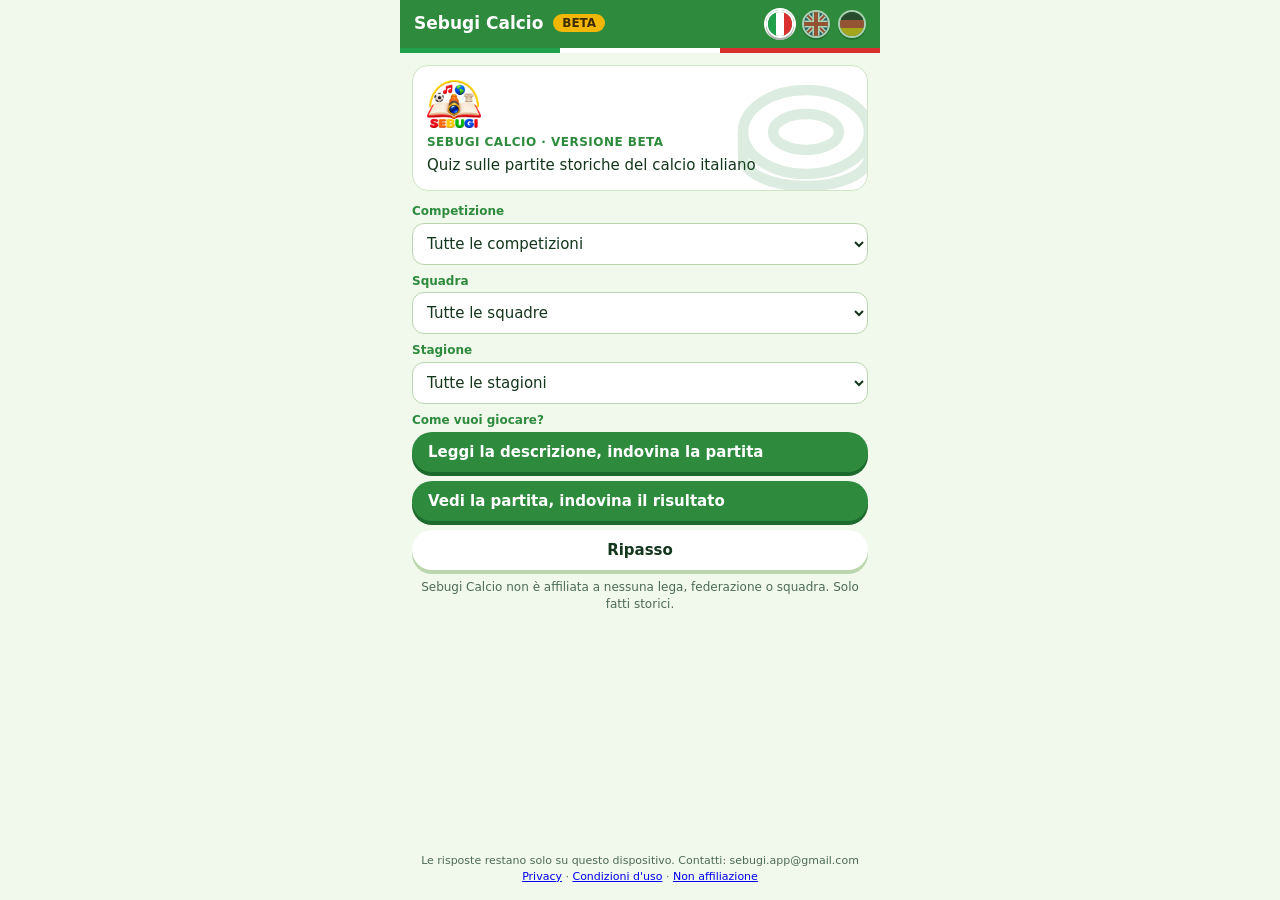
<file: index.html>
<!DOCTYPE html>
<html lang="it"><head><meta charset="utf-8">
<meta name="viewport" content="width=device-width,initial-scale=1">
<title>Sebugi Calcio</title>
<meta name="description" content="Quiz sulle partite storiche del calcio italiano. Solo fatti, nessun dato personale raccolto.">
<meta name="theme-color" content="#2E8B3E">
<link rel="icon" type="image/png" sizes="32x32" href="favicon-32.png">
<link rel="icon" type="image/png" sizes="192x192" href="favicon-192.png">
<link rel="apple-touch-icon" href="favicon-192.png">
<meta property="og:title" content="Sebugi Calcio">
<meta property="og:description" content="Quiz sulle partite storiche del calcio italiano.">
<meta property="og:image" content="https://calcio.sebugi.com/logo.png">
<link rel="stylesheet" href="style.css?v=3">
<script defer src="https://cloud.umami.is/script.js" data-website-id="86c03d25-c58e-427d-a332-2fb69da70300" data-domains="calcio.sebugi.com"></script></head><body><div id="app"></div>
<script src="app.js?v=5"></script>
</body></html>
</file>
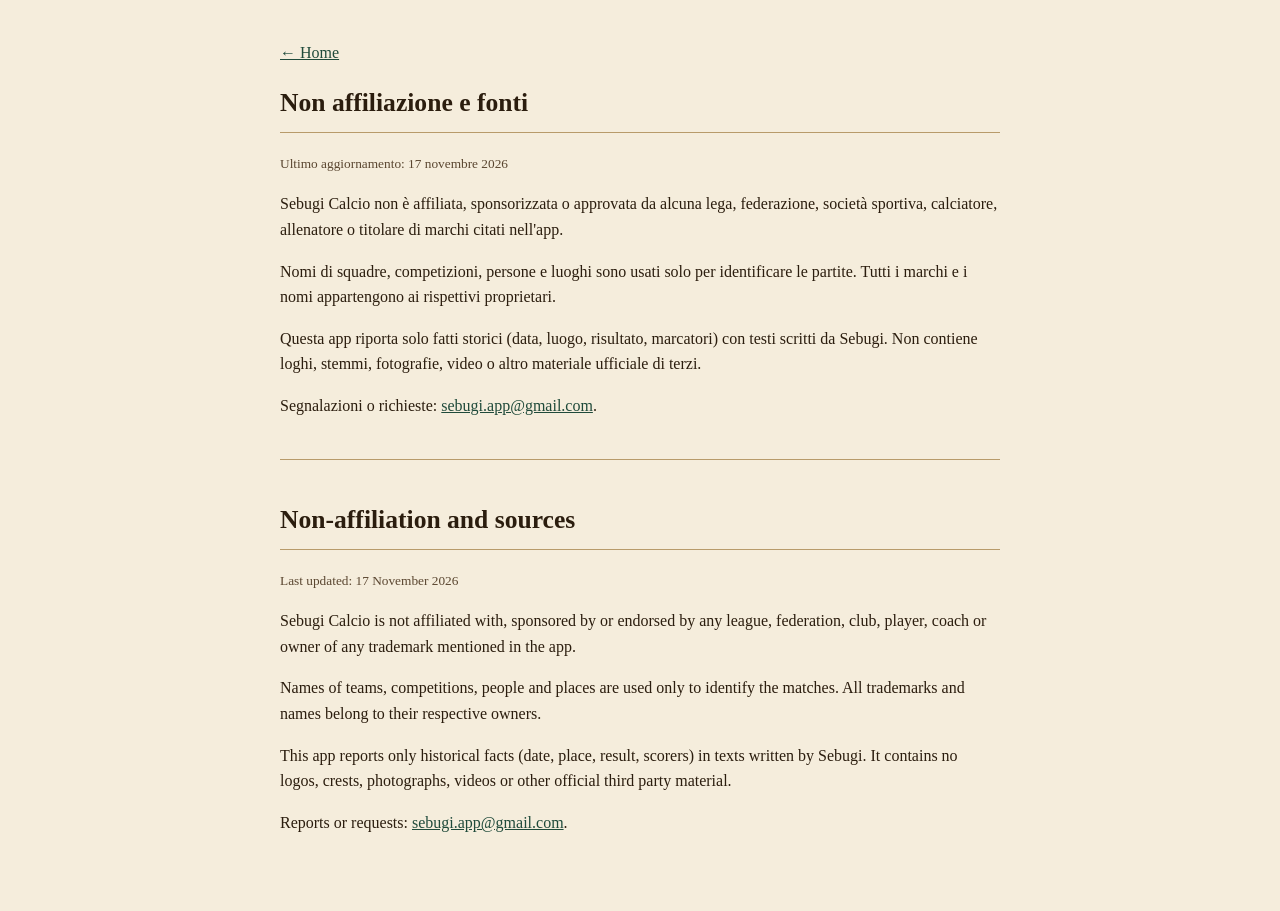
<file: avviso.html>
<!DOCTYPE html>
<html lang="it">
<head>
<meta charset="utf-8">
<meta name="viewport" content="width=device-width, initial-scale=1">
<title>Non affiliazione e fonti / Non-affiliation and sources - Sebugi</title>
    <link rel="icon" type="image/png" sizes="32x32" href="favicon-32.png">
    <link rel="apple-touch-icon" href="favicon-192.png">
<style>
body{font-family:Georgia,serif;background:#f5eddc;color:#2b1d0e;max-width:720px;margin:0 auto;padding:24px 18px 60px;line-height:1.6}
h1{font-size:1.6em;border-bottom:1px solid #b89b6a;padding-bottom:8px}
h2{font-size:1.15em;margin-top:1.6em}
hr{border:0;border-top:1px solid #b89b6a;margin:2.5em 0}
a{color:#1f4a3a}
small{color:#5a4630}
</style>
</head>
<body>
<p><a href="./">&larr; Home</a></p>
<div id="blocco-it">
<h1>Non affiliazione e fonti</h1>
<p><small>Ultimo aggiornamento: 17 novembre 2026</small></p>

<p>Sebugi Calcio non è affiliata, sponsorizzata o approvata da alcuna lega, federazione, società sportiva, calciatore, allenatore o titolare di marchi citati nell'app.</p>
<p>Nomi di squadre, competizioni, persone e luoghi sono usati solo per identificare le partite. Tutti i marchi e i nomi appartengono ai rispettivi proprietari.</p>
<p>Questa app riporta solo fatti storici (data, luogo, risultato, marcatori) con testi scritti da Sebugi. Non contiene loghi, stemmi, fotografie, video o altro materiale ufficiale di terzi.</p>
<p>Segnalazioni o richieste: <a href="mailto:sebugi.app@gmail.com">sebugi.app@gmail.com</a>.</p>

</div>
<hr id="separatore">
<div id="blocco-en">
<h1>Non-affiliation and sources</h1>
<p><small>Last updated: 17 November 2026</small></p>

<p>Sebugi Calcio is not affiliated with, sponsored by or endorsed by any league, federation, club, player, coach or owner of any trademark mentioned in the app.</p>
<p>Names of teams, competitions, people and places are used only to identify the matches. All trademarks and names belong to their respective owners.</p>
<p>This app reports only historical facts (date, place, result, scorers) in texts written by Sebugi. It contains no logos, crests, photographs, videos or other official third party material.</p>
<p>Reports or requests: <a href="mailto:sebugi.app@gmail.com">sebugi.app@gmail.com</a>.</p>

</div>
<script>
(function () {
    var lang = 'it';
    try { lang = localStorage.getItem('cgb-ui') || 'it'; } catch (e) {}
    try { var l = new URLSearchParams(location.search).get('lang'); if (l) lang = l; } catch (e) {}
    if (lang !== 'it') {
        var it = document.getElementById('blocco-it');
        var sep = document.getElementById('separatore');
        if (it) it.style.display = 'none';
        if (sep) sep.style.display = 'none';
        document.documentElement.lang = 'en';
    }
})();
</script>
</body>
</html>
</file>
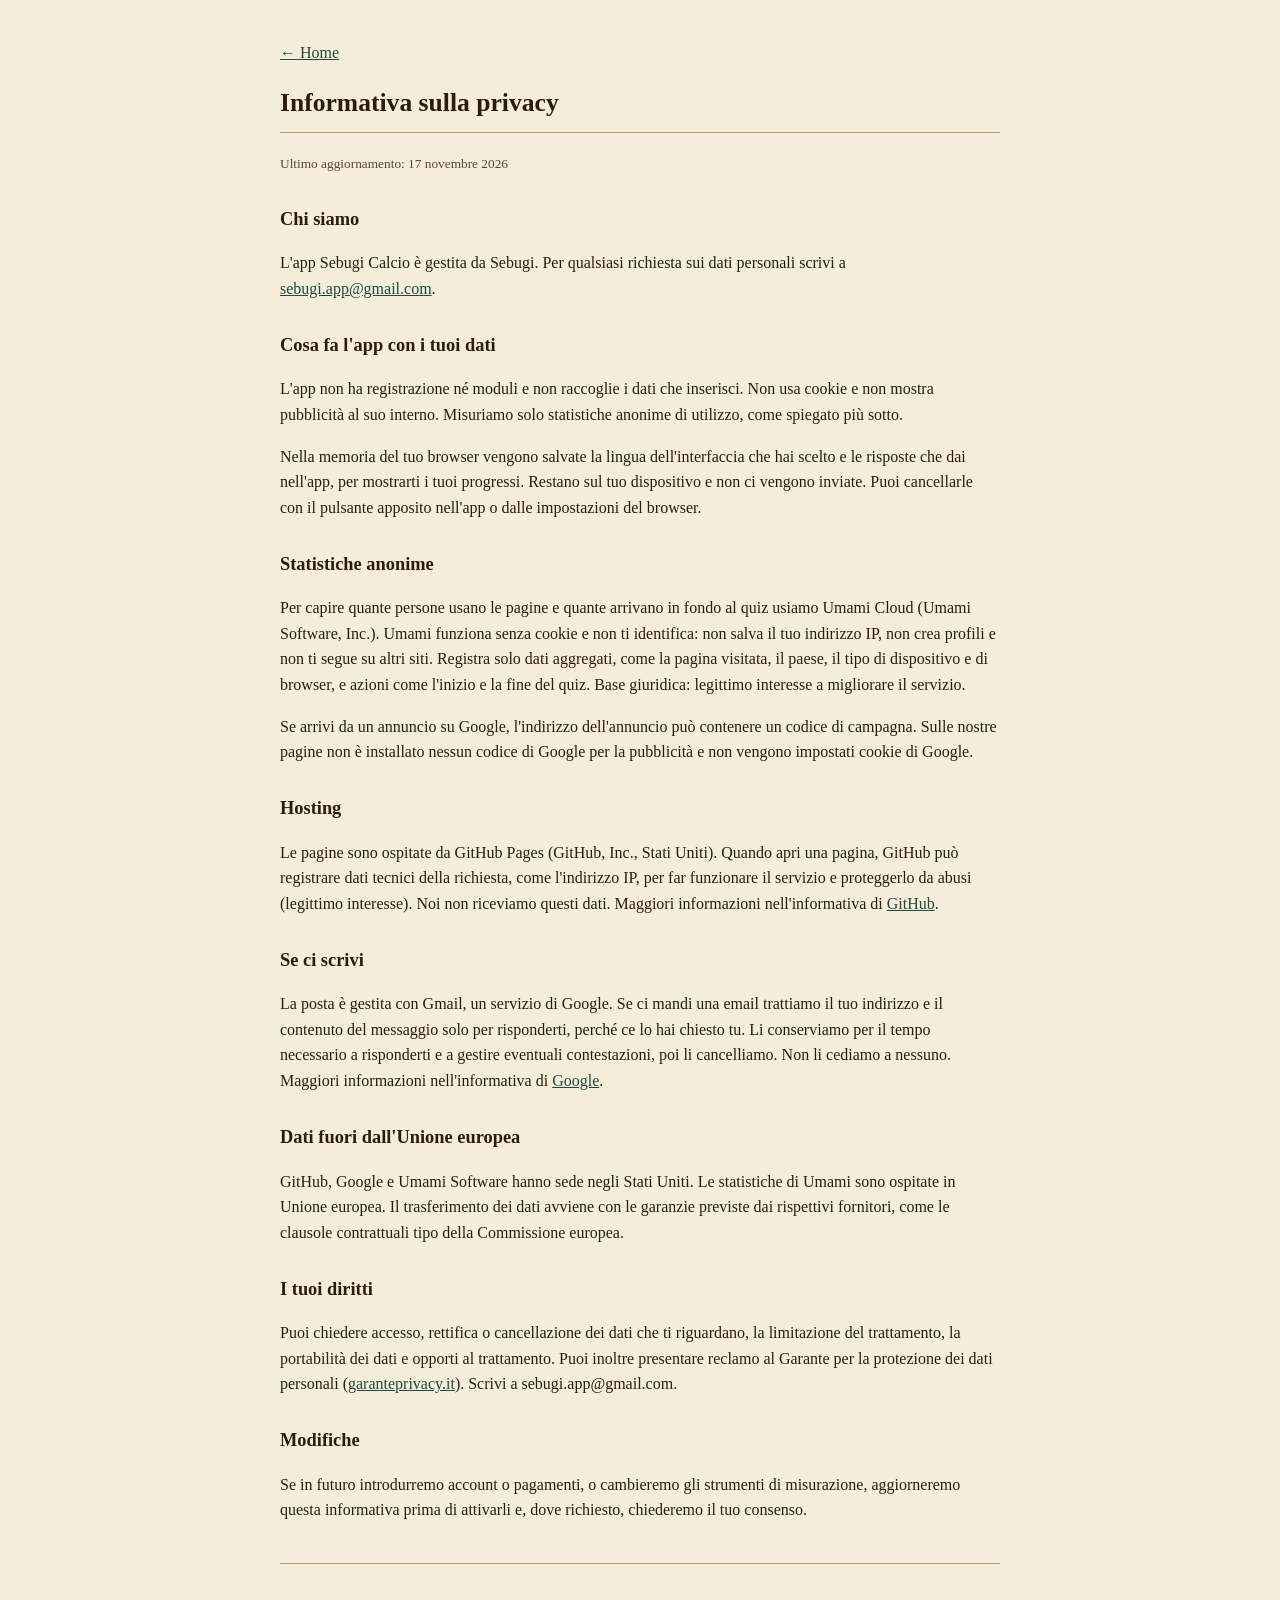
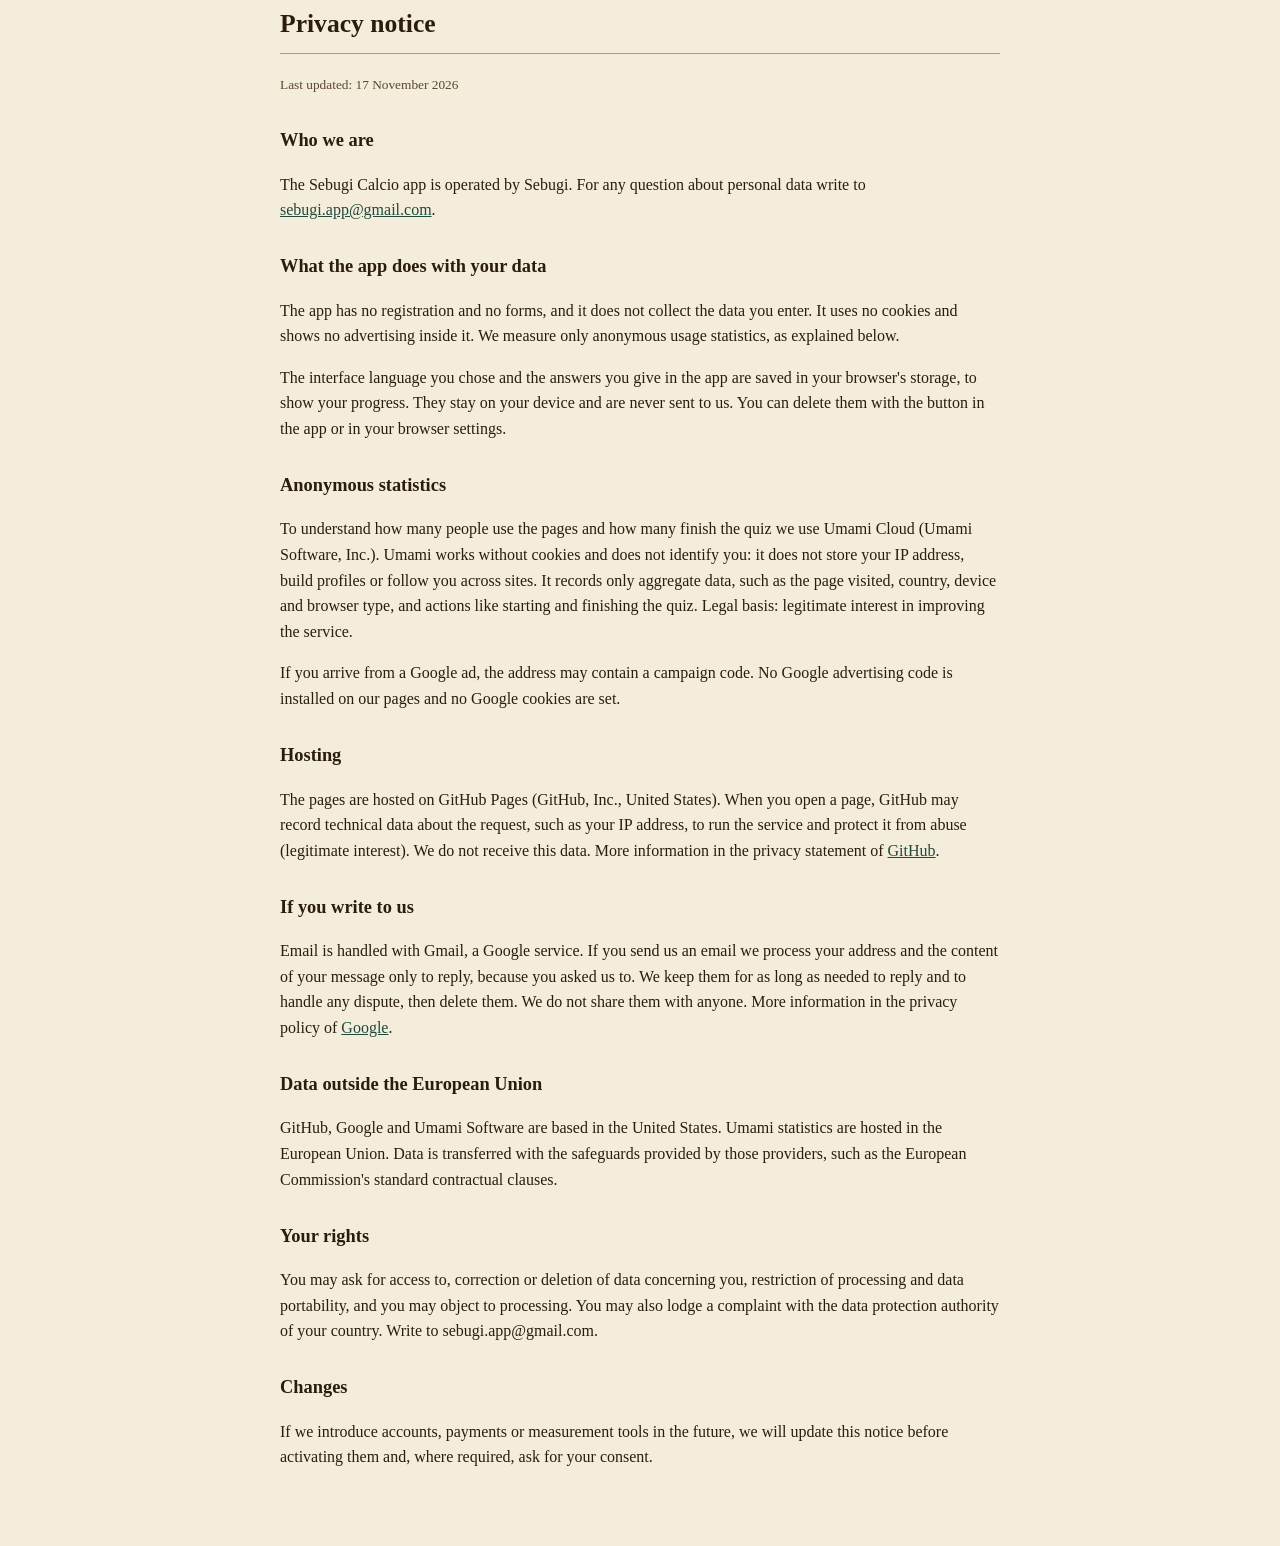
<file: privacy.html>
<!DOCTYPE html>
<html lang="it">
<head>
<meta charset="utf-8">
<meta name="viewport" content="width=device-width, initial-scale=1">
<title>Informativa sulla privacy / Privacy notice - Sebugi</title>
    <link rel="icon" type="image/png" sizes="32x32" href="favicon-32.png">
    <link rel="apple-touch-icon" href="favicon-192.png">
<style>
body{font-family:Georgia,serif;background:#f5eddc;color:#2b1d0e;max-width:720px;margin:0 auto;padding:24px 18px 60px;line-height:1.6}
h1{font-size:1.6em;border-bottom:1px solid #b89b6a;padding-bottom:8px}
h2{font-size:1.15em;margin-top:1.6em}
hr{border:0;border-top:1px solid #b89b6a;margin:2.5em 0}
a{color:#1f4a3a}
small{color:#5a4630}
</style>
</head>
<body>
<p><a href="./">&larr; Home</a></p>
<div id="blocco-it">
<h1>Informativa sulla privacy</h1>
<p><small>Ultimo aggiornamento: 17 novembre 2026</small></p>

<h2>Chi siamo</h2>
<p>L'app Sebugi Calcio è gestita da Sebugi. Per qualsiasi richiesta sui dati personali scrivi a <a href="mailto:sebugi.app@gmail.com">sebugi.app@gmail.com</a>.</p>
<h2>Cosa fa l'app con i tuoi dati</h2>
<p>L'app non ha registrazione né moduli e non raccoglie i dati che inserisci. Non usa cookie e non mostra pubblicità al suo interno. Misuriamo solo statistiche anonime di utilizzo, come spiegato più sotto.</p>
<p>Nella memoria del tuo browser vengono salvate la lingua dell'interfaccia che hai scelto e le risposte che dai nell'app, per mostrarti i tuoi progressi. Restano sul tuo dispositivo e non ci vengono inviate. Puoi cancellarle con il pulsante apposito nell'app o dalle impostazioni del browser.</p>
<h2>Statistiche anonime</h2>
<p>Per capire quante persone usano le pagine e quante arrivano in fondo al quiz usiamo Umami Cloud (Umami Software, Inc.). Umami funziona senza cookie e non ti identifica: non salva il tuo indirizzo IP, non crea profili e non ti segue su altri siti. Registra solo dati aggregati, come la pagina visitata, il paese, il tipo di dispositivo e di browser, e azioni come l'inizio e la fine del quiz. Base giuridica: legittimo interesse a migliorare il servizio.</p>
<p>Se arrivi da un annuncio su Google, l'indirizzo dell'annuncio può contenere un codice di campagna. Sulle nostre pagine non è installato nessun codice di Google per la pubblicità e non vengono impostati cookie di Google.</p>
<h2>Hosting</h2>
<p>Le pagine sono ospitate da GitHub Pages (GitHub, Inc., Stati Uniti). Quando apri una pagina, GitHub può registrare dati tecnici della richiesta, come l'indirizzo IP, per far funzionare il servizio e proteggerlo da abusi (legittimo interesse). Noi non riceviamo questi dati. Maggiori informazioni nell'informativa di <a href="https://docs.github.com/en/site-policy/privacy-policies/github-general-privacy-statement" target="_blank" rel="noopener">GitHub</a>.</p>
<h2>Se ci scrivi</h2>
<p>La posta è gestita con Gmail, un servizio di Google. Se ci mandi una email trattiamo il tuo indirizzo e il contenuto del messaggio solo per risponderti, perché ce lo hai chiesto tu. Li conserviamo per il tempo necessario a risponderti e a gestire eventuali contestazioni, poi li cancelliamo. Non li cediamo a nessuno. Maggiori informazioni nell'informativa di <a href="https://policies.google.com/privacy" target="_blank" rel="noopener">Google</a>.</p>
<h2>Dati fuori dall'Unione europea</h2>
<p>GitHub, Google e Umami Software hanno sede negli Stati Uniti. Le statistiche di Umami sono ospitate in Unione europea. Il trasferimento dei dati avviene con le garanzie previste dai rispettivi fornitori, come le clausole contrattuali tipo della Commissione europea.</p>
<h2>I tuoi diritti</h2>
<p>Puoi chiedere accesso, rettifica o cancellazione dei dati che ti riguardano, la limitazione del trattamento, la portabilità dei dati e opporti al trattamento. Puoi inoltre presentare reclamo al Garante per la protezione dei dati personali (<a href="https://www.garanteprivacy.it" target="_blank" rel="noopener">garanteprivacy.it</a>). Scrivi a sebugi.app@gmail.com.</p>
<h2>Modifiche</h2>
<p>Se in futuro introdurremo account o pagamenti, o cambieremo gli strumenti di misurazione, aggiorneremo questa informativa prima di attivarli e, dove richiesto, chiederemo il tuo consenso.</p>

</div>
<hr id="separatore">
<div id="blocco-en">
<h1>Privacy notice</h1>
<p><small>Last updated: 17 November 2026</small></p>

<h2>Who we are</h2>
<p>The Sebugi Calcio app is operated by Sebugi. For any question about personal data write to <a href="mailto:sebugi.app@gmail.com">sebugi.app@gmail.com</a>.</p>
<h2>What the app does with your data</h2>
<p>The app has no registration and no forms, and it does not collect the data you enter. It uses no cookies and shows no advertising inside it. We measure only anonymous usage statistics, as explained below.</p>
<p>The interface language you chose and the answers you give in the app are saved in your browser's storage, to show your progress. They stay on your device and are never sent to us. You can delete them with the button in the app or in your browser settings.</p>
<h2>Anonymous statistics</h2>
<p>To understand how many people use the pages and how many finish the quiz we use Umami Cloud (Umami Software, Inc.). Umami works without cookies and does not identify you: it does not store your IP address, build profiles or follow you across sites. It records only aggregate data, such as the page visited, country, device and browser type, and actions like starting and finishing the quiz. Legal basis: legitimate interest in improving the service.</p>
<p>If you arrive from a Google ad, the address may contain a campaign code. No Google advertising code is installed on our pages and no Google cookies are set.</p>
<h2>Hosting</h2>
<p>The pages are hosted on GitHub Pages (GitHub, Inc., United States). When you open a page, GitHub may record technical data about the request, such as your IP address, to run the service and protect it from abuse (legitimate interest). We do not receive this data. More information in the privacy statement of <a href="https://docs.github.com/en/site-policy/privacy-policies/github-general-privacy-statement" target="_blank" rel="noopener">GitHub</a>.</p>
<h2>If you write to us</h2>
<p>Email is handled with Gmail, a Google service. If you send us an email we process your address and the content of your message only to reply, because you asked us to. We keep them for as long as needed to reply and to handle any dispute, then delete them. We do not share them with anyone. More information in the privacy policy of <a href="https://policies.google.com/privacy" target="_blank" rel="noopener">Google</a>.</p>
<h2>Data outside the European Union</h2>
<p>GitHub, Google and Umami Software are based in the United States. Umami statistics are hosted in the European Union. Data is transferred with the safeguards provided by those providers, such as the European Commission's standard contractual clauses.</p>
<h2>Your rights</h2>
<p>You may ask for access to, correction or deletion of data concerning you, restriction of processing and data portability, and you may object to processing. You may also lodge a complaint with the data protection authority of your country. Write to sebugi.app@gmail.com.</p>
<h2>Changes</h2>
<p>If we introduce accounts, payments or measurement tools in the future, we will update this notice before activating them and, where required, ask for your consent.</p>

</div>
<script>
(function () {
    var lang = 'it';
    try { lang = localStorage.getItem('cgb-ui') || 'it'; } catch (e) {}
    try { var l = new URLSearchParams(location.search).get('lang'); if (l) lang = l; } catch (e) {}
    if (lang !== 'it') {
        var it = document.getElementById('blocco-it');
        var sep = document.getElementById('separatore');
        if (it) it.style.display = 'none';
        if (sep) sep.style.display = 'none';
        document.documentElement.lang = 'en';
    }
})();
</script>
</body>
</html>
</file>
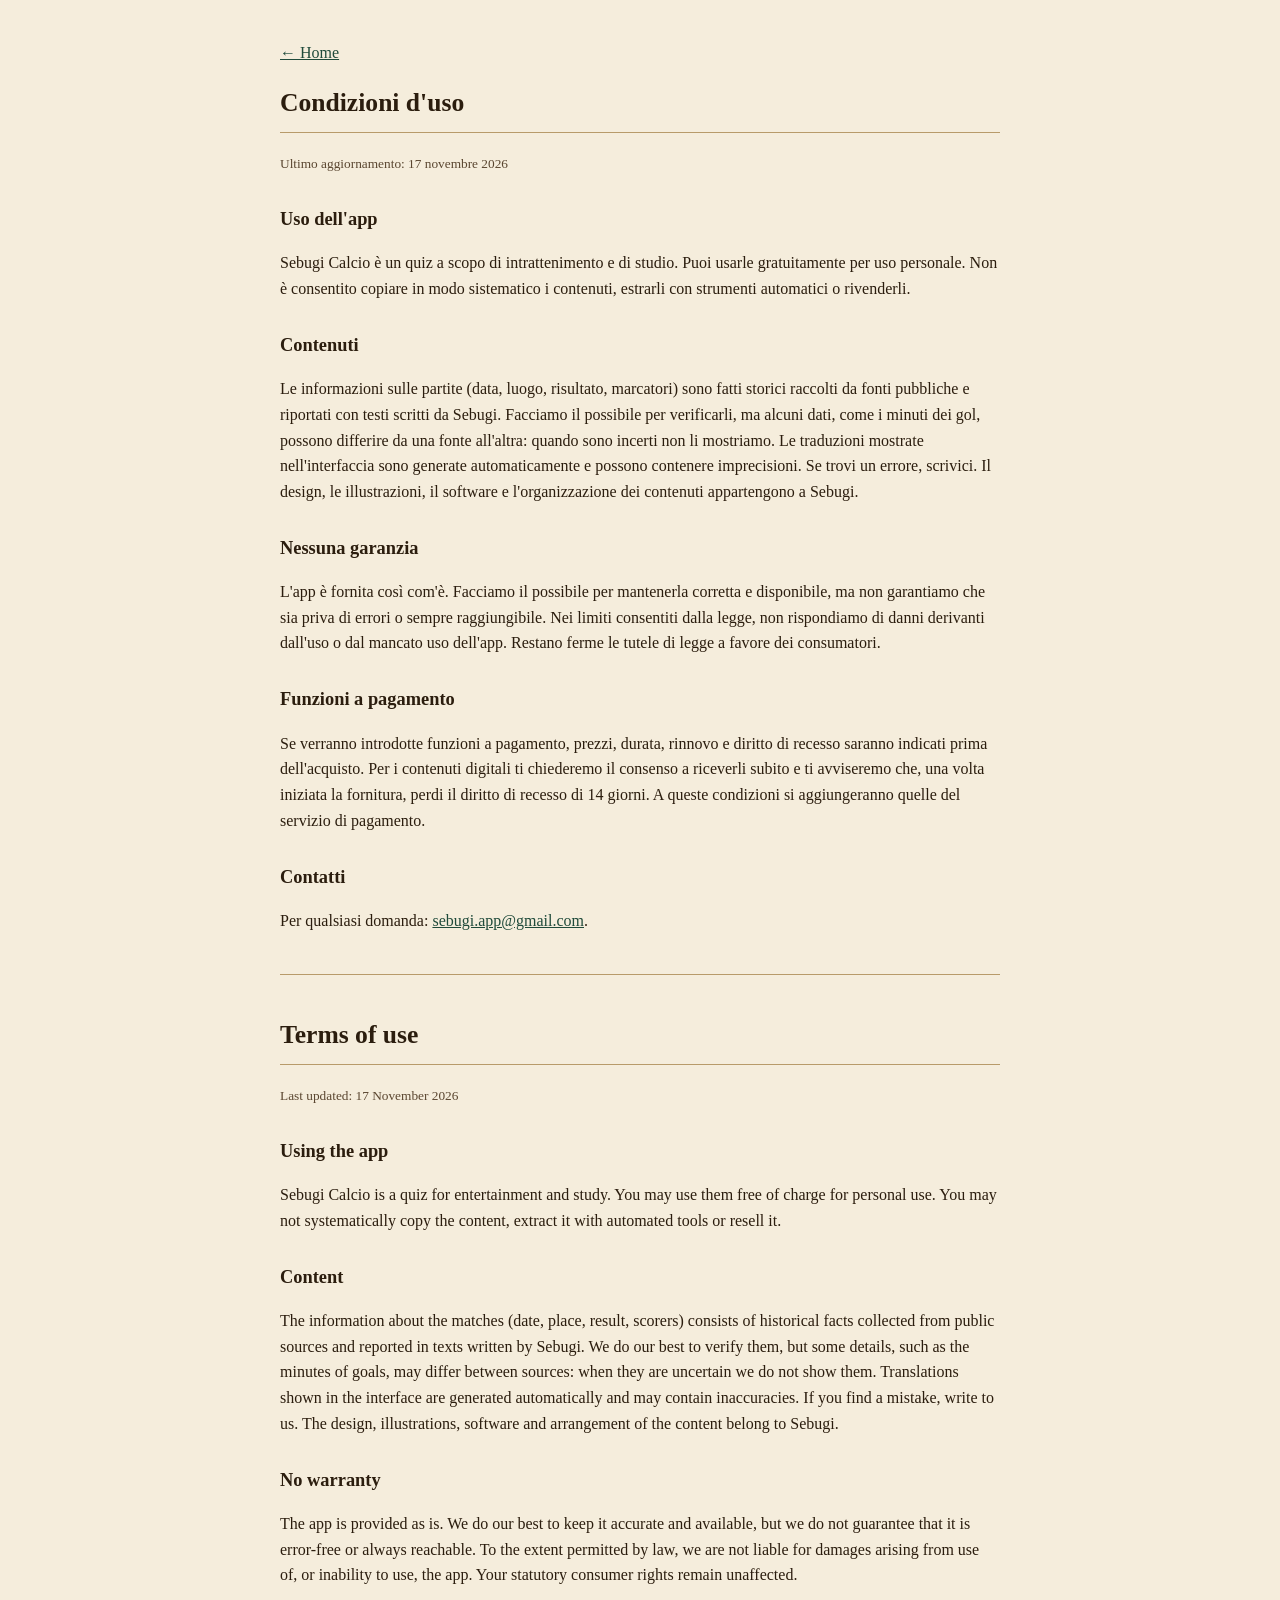
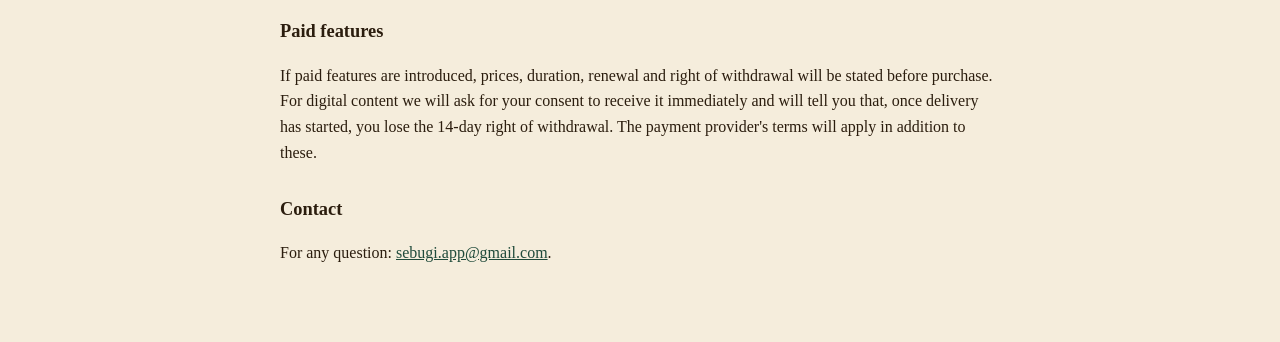
<file: termini.html>
<!DOCTYPE html>
<html lang="it">
<head>
<meta charset="utf-8">
<meta name="viewport" content="width=device-width, initial-scale=1">
<title>Condizioni d'uso / Terms of use - Sebugi</title>
    <link rel="icon" type="image/png" sizes="32x32" href="favicon-32.png">
    <link rel="apple-touch-icon" href="favicon-192.png">
<style>
body{font-family:Georgia,serif;background:#f5eddc;color:#2b1d0e;max-width:720px;margin:0 auto;padding:24px 18px 60px;line-height:1.6}
h1{font-size:1.6em;border-bottom:1px solid #b89b6a;padding-bottom:8px}
h2{font-size:1.15em;margin-top:1.6em}
hr{border:0;border-top:1px solid #b89b6a;margin:2.5em 0}
a{color:#1f4a3a}
small{color:#5a4630}
</style>
</head>
<body>
<p><a href="./">&larr; Home</a></p>
<div id="blocco-it">
<h1>Condizioni d'uso</h1>
<p><small>Ultimo aggiornamento: 17 novembre 2026</small></p>

<h2>Uso dell'app</h2>
<p>Sebugi Calcio è un quiz a scopo di intrattenimento e di studio. Puoi usarle gratuitamente per uso personale. Non è consentito copiare in modo sistematico i contenuti, estrarli con strumenti automatici o rivenderli.</p>
<h2>Contenuti</h2>
<p>Le informazioni sulle partite (data, luogo, risultato, marcatori) sono fatti storici raccolti da fonti pubbliche e riportati con testi scritti da Sebugi. Facciamo il possibile per verificarli, ma alcuni dati, come i minuti dei gol, possono differire da una fonte all'altra: quando sono incerti non li mostriamo. Le traduzioni mostrate nell'interfaccia sono generate automaticamente e possono contenere imprecisioni. Se trovi un errore, scrivici. Il design, le illustrazioni, il software e l'organizzazione dei contenuti appartengono a Sebugi.</p>
<h2>Nessuna garanzia</h2>
<p>L'app è fornita così com'è. Facciamo il possibile per mantenerla corretta e disponibile, ma non garantiamo che sia priva di errori o sempre raggiungibile. Nei limiti consentiti dalla legge, non rispondiamo di danni derivanti dall'uso o dal mancato uso dell'app. Restano ferme le tutele di legge a favore dei consumatori.</p>
<h2>Funzioni a pagamento</h2>
<p>Se verranno introdotte funzioni a pagamento, prezzi, durata, rinnovo e diritto di recesso saranno indicati prima dell'acquisto. Per i contenuti digitali ti chiederemo il consenso a riceverli subito e ti avviseremo che, una volta iniziata la fornitura, perdi il diritto di recesso di 14 giorni. A queste condizioni si aggiungeranno quelle del servizio di pagamento.</p>
<h2>Contatti</h2>
<p>Per qualsiasi domanda: <a href="mailto:sebugi.app@gmail.com">sebugi.app@gmail.com</a>.</p>

</div>
<hr id="separatore">
<div id="blocco-en">
<h1>Terms of use</h1>
<p><small>Last updated: 17 November 2026</small></p>

<h2>Using the app</h2>
<p>Sebugi Calcio is a quiz for entertainment and study. You may use them free of charge for personal use. You may not systematically copy the content, extract it with automated tools or resell it.</p>
<h2>Content</h2>
<p>The information about the matches (date, place, result, scorers) consists of historical facts collected from public sources and reported in texts written by Sebugi. We do our best to verify them, but some details, such as the minutes of goals, may differ between sources: when they are uncertain we do not show them. Translations shown in the interface are generated automatically and may contain inaccuracies. If you find a mistake, write to us. The design, illustrations, software and arrangement of the content belong to Sebugi.</p>
<h2>No warranty</h2>
<p>The app is provided as is. We do our best to keep it accurate and available, but we do not guarantee that it is error-free or always reachable. To the extent permitted by law, we are not liable for damages arising from use of, or inability to use, the app. Your statutory consumer rights remain unaffected.</p>
<h2>Paid features</h2>
<p>If paid features are introduced, prices, duration, renewal and right of withdrawal will be stated before purchase. For digital content we will ask for your consent to receive it immediately and will tell you that, once delivery has started, you lose the 14-day right of withdrawal. The payment provider's terms will apply in addition to these.</p>
<h2>Contact</h2>
<p>For any question: <a href="mailto:sebugi.app@gmail.com">sebugi.app@gmail.com</a>.</p>

</div>
<script>
(function () {
    var lang = 'it';
    try { lang = localStorage.getItem('cgb-ui') || 'it'; } catch (e) {}
    try { var l = new URLSearchParams(location.search).get('lang'); if (l) lang = l; } catch (e) {}
    if (lang !== 'it') {
        var it = document.getElementById('blocco-it');
        var sep = document.getElementById('separatore');
        if (it) it.style.display = 'none';
        if (sep) sep.style.display = 'none';
        document.documentElement.lang = 'en';
    }
})();
</script>
</body>
</html>
</file>
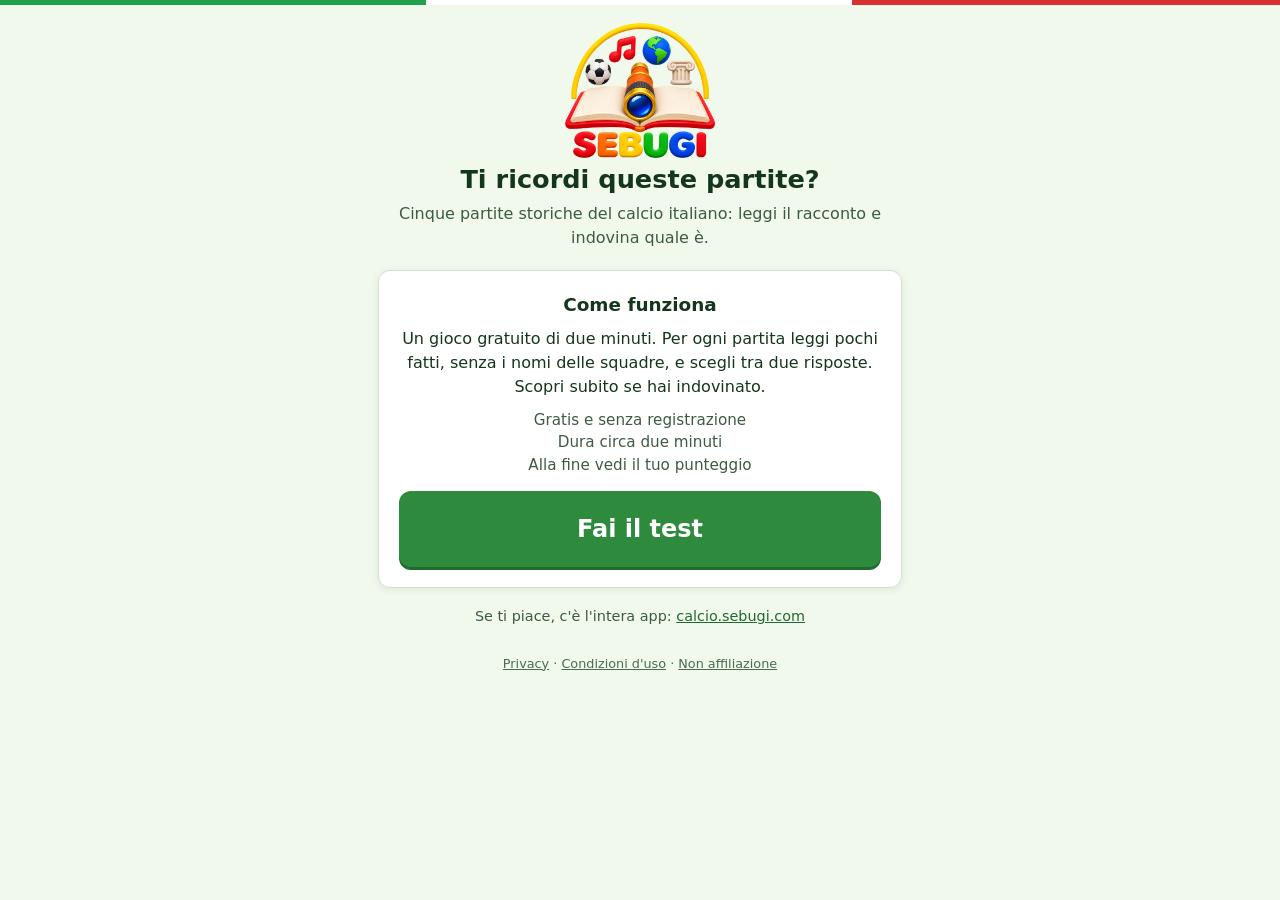
<file: landing/partite-storiche.html>
<!DOCTYPE html>
<html lang="it">
<head>
<meta charset="UTF-8">
<meta name="viewport" content="width=device-width, initial-scale=1.0">
<meta name="theme-color" content="#2E8B3E">
<title>Quiz sulle partite storiche del calcio italiano | Sebugi Calcio</title>
<link rel="icon" type="image/png" sizes="32x32" href="../favicon-32.png">
<link rel="apple-touch-icon" href="../favicon-192.png">
<meta name="description" content="Cinque partite storiche, due risposte ciascuna. Riconosci la partita dal racconto? Gratis, in due minuti.">
<link rel="canonical" href="https://calcio.sebugi.com/landing/partite-storiche.html">
<meta name="robots" content="noindex">
<style>
*{box-sizing:border-box}
body{margin:0;background:#F1F8EC;color:#14361C;font-family:system-ui,-apple-system,"Segoe UI",Roboto,sans-serif;line-height:1.5}
.stripe{height:5px;background:linear-gradient(90deg,#1fa04a 33.3%,#fff 33.3% 66.6%,#D8312F 66.6%)}
.wrap{max-width:560px;margin:0 auto;padding:18px 18px 40px}
h1{font-size:1.6rem;line-height:1.2;margin:.2em 0 .3em;text-align:center}
.sotto{text-align:center;color:#3d5a43;margin:0 0 20px}
.card{background:#fff;border:1px solid #cfe3c8;border-radius:12px;padding:20px;box-shadow:0 2px 8px rgba(20,54,28,.08)}
.num{font-size:.85rem;color:#4b6b52;margin:0 0 8px}
.testo{font-size:1.05rem;margin:0 0 16px}
.opz{display:block;width:100%;text-align:left;margin:8px 0;padding:13px 14px;font:inherit;font-size:1rem;background:#fff;border:1px solid #a9c9a1;border-radius:8px;color:inherit;cursor:pointer}
.opz:hover:not(:disabled){background:#eaf5e5}
.opz.ok{background:#d6efcf;border-color:#2E8B3E}
.opz.no{background:#f9d9d7;border-color:#D8312F}
.esito{margin:14px 0 4px;font-weight:bold}
.orig{font-size:.92rem;color:#3d5a43;margin:0 0 12px}.orig:empty{display:none}
.avanti,.cta{display:block;width:100%;padding:14px;margin-top:12px;font:inherit;font-weight:bold;font-size:1.05rem;text-align:center;text-decoration:none;color:#fff;background:#2E8B3E;border:0;border-radius:8px;cursor:pointer}
.punti{font-size:1.5rem;text-align:center;margin:0 0 6px}
.app{text-align:center;font-size:.9rem;color:#3d5a43;margin:18px 0 0}.app a{color:#1f6a2c}
.piede{text-align:center;font-size:.8rem;color:#4b6b52;margin-top:26px}
.piede a{color:#4b6b52}
[hidden]{display:none!important}
.intro{text-align:center}
.intro h2{font-size:1.15rem;margin:0 0 8px}
.intro p{margin:0 0 10px}
.intro ul{list-style:none;padding:0;margin:0 0 14px;color:#3d5a43;font-size:.95rem}
.start{display:block;width:100%;padding:20px 14px;margin-top:6px;font:inherit;font-weight:bold;font-size:1.5rem;color:#fff;background:#2E8B3E;border:0;border-radius:12px;cursor:pointer;box-shadow:0 3px 0 #1f6a2c}
.start:active{transform:translateY(2px);box-shadow:0 1px 0 #1f6a2c}
</style>
<script defer src="https://cloud.umami.is/script.js" data-website-id="86c03d25-c58e-427d-a332-2fb69da70300" data-domains="calcio.sebugi.com"></script>
</head>
<body>
<div class="stripe"></div>
<div class="wrap">
<img src="../logo.png" alt="Sebugi" width="150" style="display:block;margin:0 auto 6px;max-width:50%;height:auto">
<h1>Ti ricordi queste partite?</h1>
<p class="sotto">Cinque partite storiche del calcio italiano: leggi il racconto e indovina quale è.</p>

<div class="card intro" id="intro">
<h2>Come funziona</h2>
<p>Un gioco gratuito di due minuti. Per ogni partita leggi pochi fatti, senza i nomi delle squadre, e scegli tra due risposte. Scopri subito se hai indovinato.</p>
<ul><li>Gratis e senza registrazione</li><li>Dura circa due minuti</li><li>Alla fine vedi il tuo punteggio</li></ul>
<button class="start" id="start" type="button" data-umami-event="calcio-inizio-test">Fai il test</button>
</div>

<div class="card" id="quiz" hidden>
<p class="num">Partita <span id="n">1</span> di 5</p>
<p class="testo" id="testo"></p>
<div id="opzioni"></div>
<div id="dopo" hidden>
<p class="esito" id="esito"></p>
<p class="orig" id="orig"></p>
<button class="avanti" id="avanti" type="button">Avanti</button>
</div>
</div>

<div class="card" id="fine" hidden>
<p class="punti" id="punti"></p>
<p id="commento" style="text-align:center"></p>
<p style="text-align:center">Nell'app trovi altre partite storiche del calcio italiano, con i marcatori e i fatti essenziali di ognuna. È gratuita e senza registrazione.</p>
<a class="cta" href="https://calcio.sebugi.com/" id="cta" data-umami-event="calcio-entra-app">Entra nell'app e continua a giocare</a>
<button class="avanti" id="ripeti" type="button" style="background:#fff;color:#14361C;border:1px solid #a9c9a1">Rifai il quiz</button>
</div>

<p class="app">Se ti piace, c'è l'intera app: <a href="https://calcio.sebugi.com/" data-umami-event="calcio-entra-app-piede">calcio.sebugi.com</a></p>

<p class="piede"><a href="../privacy.html">Privacy</a> · <a href="../termini.html">Condizioni d'uso</a> · <a href="../avviso.html">Non affiliazione</a></p>
</div>
<script>
var Q=[
{t:"Finale dei Mondiali, 9 luglio 2006, Olympiastadion di Berlino. Un rigore di Zidane apre le marcature al 7' e Materazzi pareggia poco dopo. Nessun gol nei supplementari: decide la lotteria dei rigori, con l'errore di Trezeguet.",
 g:"Italia-Francia",s:"Italia-Brasile",r:"Italia-Francia 1-1, finale dei Mondiali 2006: l'Italia vince 5-3 ai rigori."},
{t:"Semifinale dei Mondiali, 17 giugno 1970, Estadio Azteca di Città del Messico. Boninsegna segna all'8', Schnellinger pareggia a fine tempo regolamentare. Poi cinque gol nei supplementari.",
 g:"Italia-Germania Ovest",s:"Corea del Sud-Italia",r:"Italia-Germania Ovest 4-3, semifinale dei Mondiali 1970."},
{t:"Finale di Champions League 1993-94, 18 maggio 1994, Stadio Olimpico di Atene. Segnano Massaro (doppietta, la prima rete al 22'), Savićević al 47' e Desailly al 58'.",
 g:"Milan-Barcellona",s:"Inter-Barcellona",r:"Milan-Barcellona 4-0, finale della Champions League 1993-94."},
{t:"Seconda fase dei Mondiali, gruppo C, 5 luglio 1982, Estadio Sarrià di Barcellona. Segnano nell'ordine Rossi, Sócrates, Rossi, Falcão e ancora Rossi.",
 g:"Italia-Brasile",s:"Italia-Francia",r:"Italia-Brasile 3-2, seconda fase dei Mondiali 1982."},
{t:"Ottavi di finale dei Mondiali, 18 giugno 2002, Daejeon. Vieri segna al 18', Seol Ki-hyeon pareggia all'88'. Nei supplementari decide un golden goal di Ahn Jung-hwan, che aveva sbagliato un rigore nei tempi regolamentari.",
 g:"Corea del Sud-Italia",s:"Italia-Germania Ovest",r:"Corea del Sud-Italia 2-1, ottavi di finale dei Mondiali 2002."}
];
var i=0,pt=0;
function $(x){return document.getElementById(x)}
function mostra(){
 var q=Q[i];$("n").textContent=i+1;$("testo").textContent=q.t;$("dopo").hidden=true;
 var o=[{x:q.g,ok:true},{x:q.s,ok:false}];if(Math.random()<.5)o.reverse();
 var c=$("opzioni");c.innerHTML="";
 o.forEach(function(e){var b=document.createElement("button");b.type="button";b.className="opz";b.textContent=e.x;
  b.onclick=function(){risp(b,e.ok)};c.appendChild(b)});
}
function risp(b,ok){
 var bs=document.querySelectorAll(".opz");
 bs.forEach(function(x){x.disabled=true});
 b.classList.add(ok?"ok":"no");
 if(!ok){bs.forEach(function(x){if(x.textContent===Q[i].g)x.classList.add("ok")})}
 if(ok)pt++;
 $("esito").textContent=ok?"Giusto!":"Non è questa.";
 $("orig").textContent=Q[i].r;
 $("avanti").textContent=i<Q.length-1?"Avanti":"Vedi il punteggio";
 $("dopo").hidden=false;
}
$("start").onclick=function(){$("intro").hidden=true;$("quiz").hidden=false;i=0;pt=0;mostra()};
$("avanti").onclick=function(){
 if(i<Q.length-1){i++;mostra();return}
 $("quiz").hidden=true;$("fine").hidden=false;
 $("punti").textContent="Hai indovinato "+pt+" su "+Q.length;
 $("commento").textContent=pt===5?"Memoria da campione.":pt>=3?"Bel risultato.":"Ci sono ancora molte partite da scoprire.";
 try{if(window.umami)umami.track("calcio-fine-test",{punti:pt})}catch(e){}
};
$("ripeti").onclick=function(){$("fine").hidden=true;$("quiz").hidden=false;i=0;pt=0;mostra()};
</script>
</body>
</html>
</file>
<file: style.css>
*{box-sizing:border-box}
body{margin:0;background:#F1F8EC;color:#14361C;font-family:system-ui,-apple-system,"Segoe UI",Roboto,sans-serif;font-size:15px;line-height:1.4}
#app{max-width:480px;margin:0 auto;min-height:100vh;display:flex;flex-direction:column}
header{background:#2E8B3E;color:#fff;padding:10px 14px;display:flex;align-items:center;justify-content:space-between}
header h1{font-size:17px;margin:0;font-weight:700;cursor:pointer}
.stripe{height:5px;background:linear-gradient(90deg,#1fa04a 33.3%,#fff 33.3% 66.6%,#D8312F 66.6%)}
.flags{display:flex;gap:8px}
.flag{width:28px;height:28px;border-radius:50%;border:2px solid #fff;padding:0;overflow:hidden;cursor:pointer;box-shadow:0 2px 0 rgba(0,0,0,.3);opacity:.6;background:none}
.flag.on{opacity:1;box-shadow:0 2px 0 rgba(0,0,0,.3),0 0 0 2px #fff}
main{padding:12px;flex:1}
.card{position:relative;overflow:hidden;background:#fff;border:1px solid #CFE5C4;border-radius:16px;padding:14px;margin-bottom:12px;min-height:130px}
.card .art{position:absolute;right:-14px;bottom:-14px;width:150px;height:150px;opacity:.16;pointer-events:none}
.card .in{position:relative}
.card .tag{font-size:12px;font-weight:700;color:#2E8B3E;text-transform:uppercase;letter-spacing:.04em;margin-bottom:4px}
.card p{margin:0}
.btn{display:block;width:100%;text-align:left;border:none;border-radius:999px;padding:11px 16px;margin-bottom:9px;font-size:15px;font-weight:600;font-family:inherit;cursor:pointer;background:#fff;color:#14361C;box-shadow:0 4px 0 #BBD6AE}
.btn:active{transform:translateY(2px);box-shadow:0 2px 0 #BBD6AE}
.btn.pri{background:#2E8B3E;color:#fff;box-shadow:0 4px 0 #1E6A2C}
.btn.ok{background:#2E8B3E;color:#fff;box-shadow:0 4px 0 #1E6A2C}
.btn.ko{background:#D8312F;color:#fff;box-shadow:0 4px 0 #9E1F1D}
.btn.dim{opacity:.55}
.btn.c{text-align:center}
.row{display:flex;gap:8px}
.row .btn{padding:9px 8px;font-size:13px;text-align:center}
label{display:block;font-size:12px;font-weight:700;margin:8px 0 3px;color:#2E8B3E}
select{width:100%;padding:10px;border-radius:12px;border:1px solid #BBD6AE;background:#fff;font-size:15px;color:#14361C;font-family:inherit}
.bar{display:flex;align-items:center;gap:8px;margin:5px 0;font-size:13px}
.bar span.l{width:98px}
.bar .t{flex:1;background:#E4F0DC;border-radius:8px;height:16px;overflow:hidden}
.bar .f{height:100%;border-radius:8px}
.bar b{width:38px;text-align:right}
.fb{font-weight:700;margin-bottom:6px}
.small{font-size:12px;color:#4C6B54}
footer{padding:10px 14px 16px;font-size:11px;color:#4C6B54;text-align:center}
.tabs{display:flex;flex-wrap:wrap;gap:6px;margin-bottom:10px}
.tab{border:1px solid #BBD6AE;background:#fff;border-radius:999px;padding:6px 10px;font-size:13px;cursor:pointer;font-family:inherit;color:#14361C}
.tab.on{background:#2E8B3E;color:#fff;border-color:#2E8B3E}
.li{padding:8px 0;border-bottom:1px solid #E4F0DC;font-size:14px}
</file>
